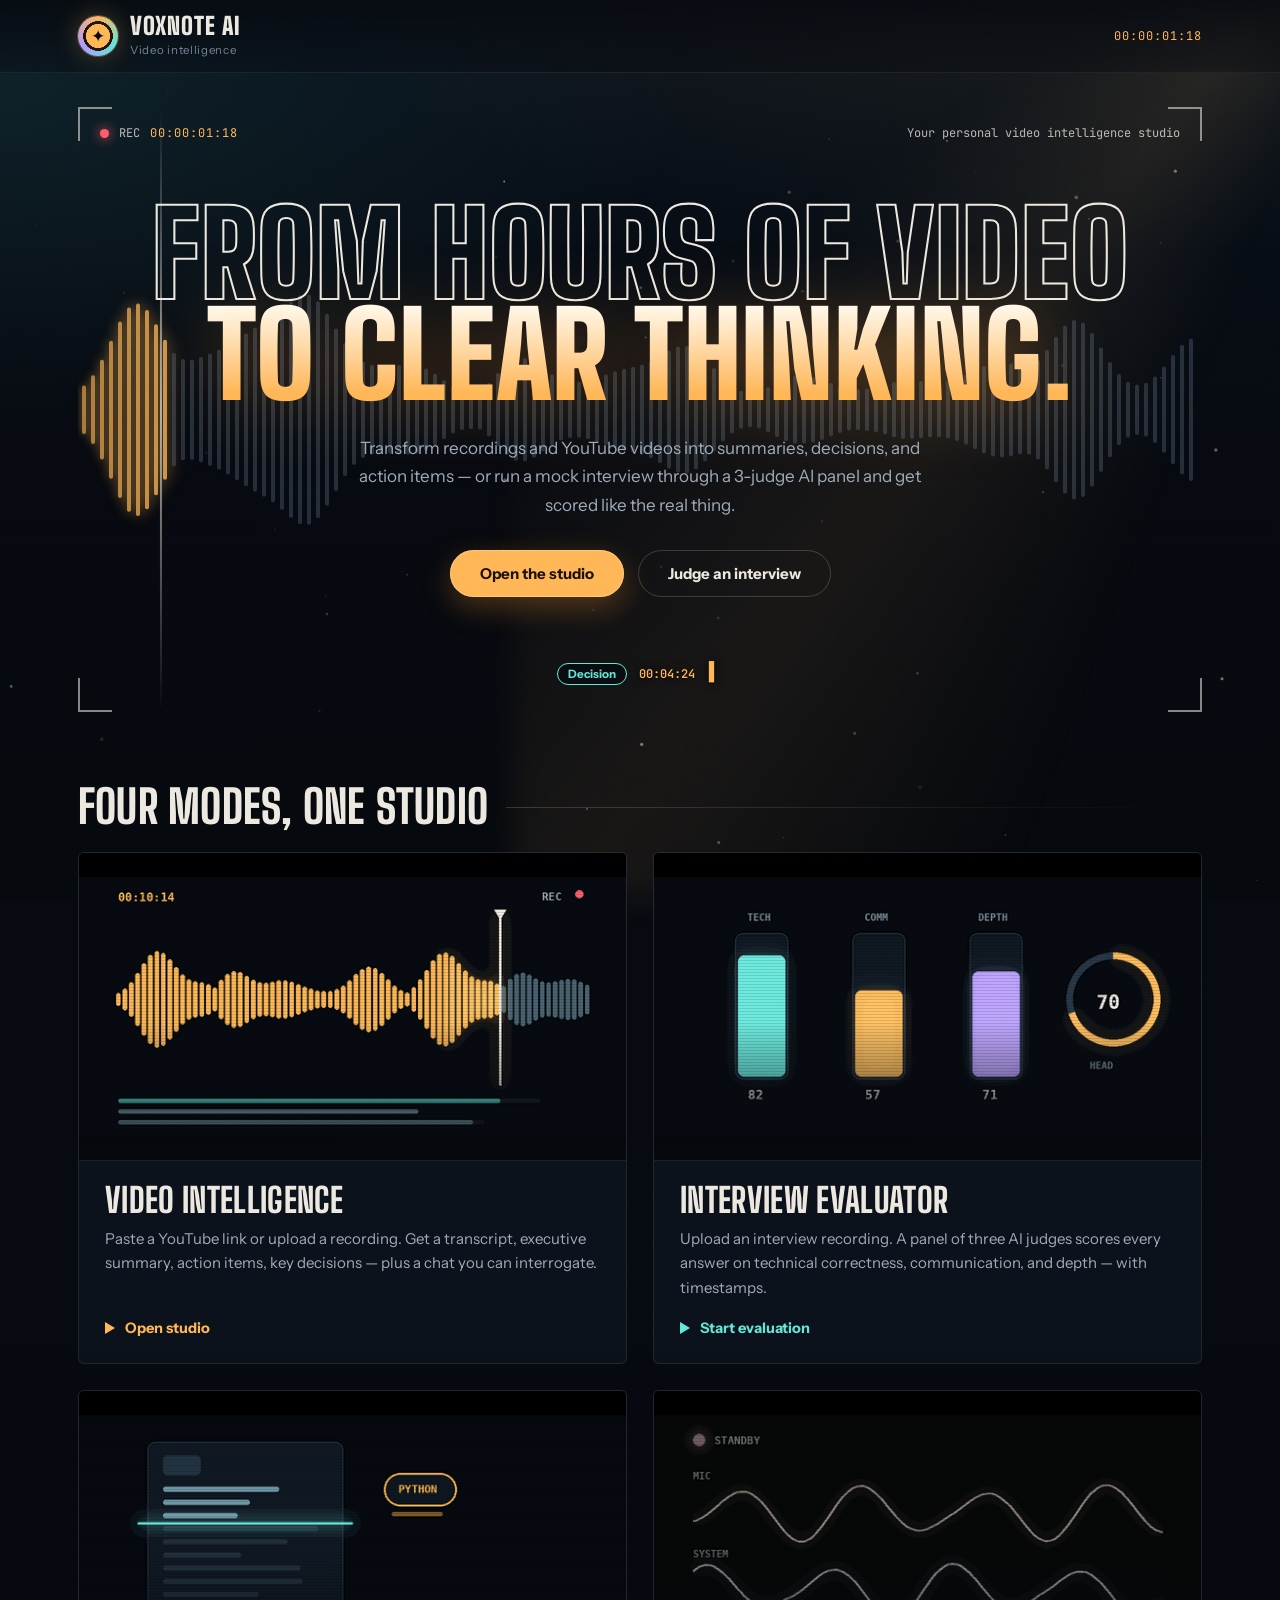
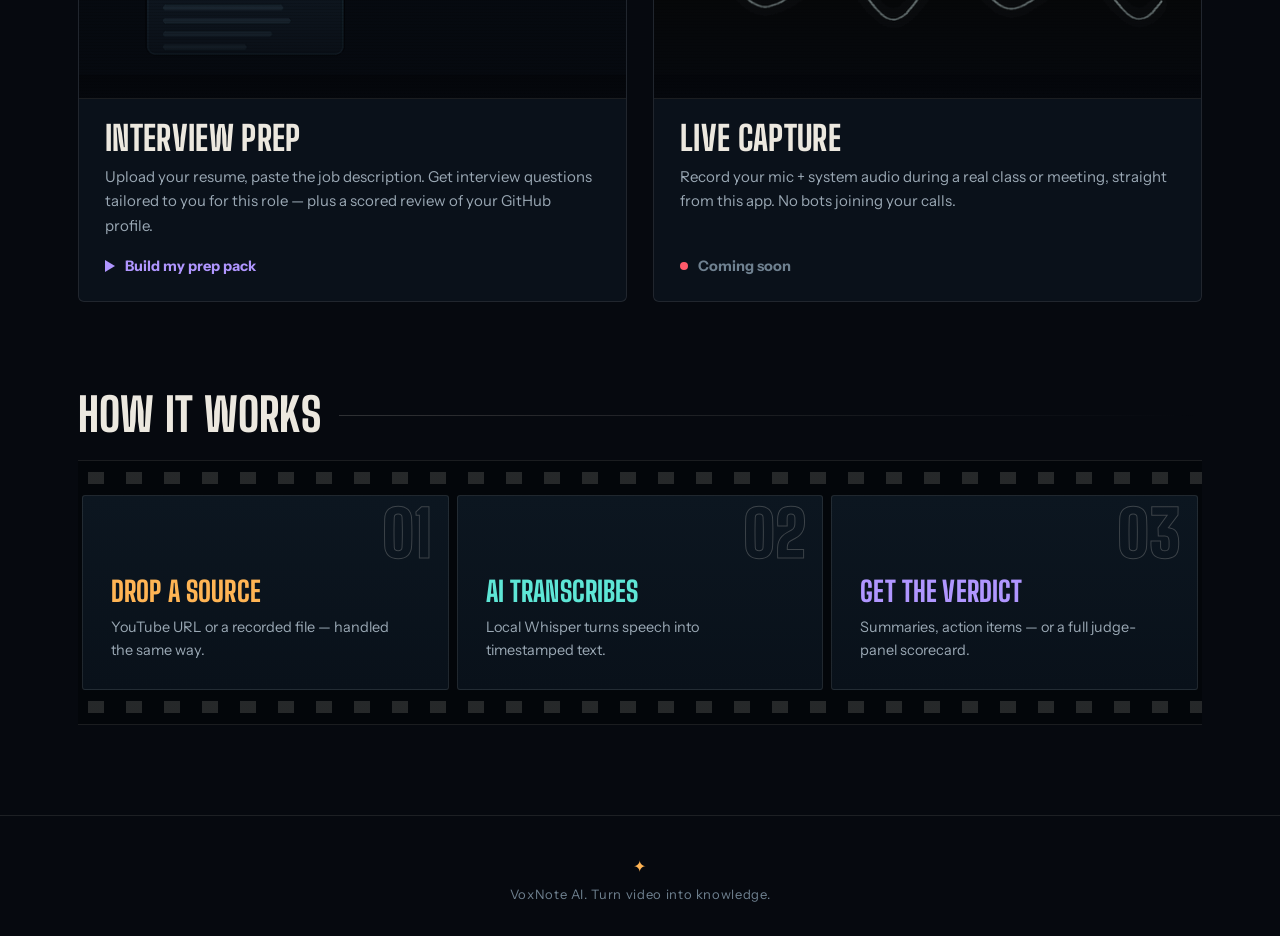
<file: frontend/index.html>
<!DOCTYPE html>
<html lang="en">
<head>
<meta charset="UTF-8">
<meta name="viewport" content="width=device-width, initial-scale=1.0">
<meta name="theme-color" content="#06090f">
<title>VoxNote AI — Video Intelligence Studio</title>
<link rel="stylesheet" href="css/styles.css">
<link rel="preconnect" href="https://fonts.googleapis.com">
<link rel="preconnect" href="https://fonts.gstatic.com" crossorigin>
<link href="https://fonts.googleapis.com/css2?family=Big+Shoulders+Display:wght@700;800;900&family=Instrument+Sans:wght@400;500;600;700&family=JetBrains+Mono:wght@500;700&display=swap" rel="stylesheet">
</head>
<body>
<div class="curtain" aria-hidden="true"></div>
<canvas id="fx-dust" aria-hidden="true"></canvas>
<div class="beam" aria-hidden="true"></div>
<div class="grain" aria-hidden="true"></div>

<nav class="nav">
  <div class="container nav-inner">
    <a class="brand" href="index.html">
      <span class="brand-mark">✦</span>
      <span><span class="brand-name">VoxNote AI</span><span class="brand-sub">Video intelligence</span></span>
    </a>
    <div class="nav-right"><span class="tc tc-live" aria-hidden="true">00:00:00:00</span></div>
  </div>
</nav>

<main class="container">
  <section class="hero">
    <div class="frame">
      <i class="corner tl"></i><i class="corner tr"></i><i class="corner bl"></i><i class="corner br"></i>
      <canvas id="hero-wave" aria-hidden="true"></canvas>
      <div class="hud hud-l" aria-hidden="true"><span class="rec-dot"></span><span>REC</span><span class="tc tc-live">00:00:00:00</span></div>
      <div class="hud hud-r" aria-hidden="true">Your personal video intelligence studio</div>
      <h1><span class="h1-line outline">From hours of video</span><span class="h1-line solid">to clear thinking.</span></h1>
      <p class="hero-copy">Transform recordings and YouTube videos into summaries, decisions, and action items — or run a mock interview through a 3-judge AI panel and get scored like the real thing.</p>
      <div class="hero-cta">
        <a class="btn btn-link" href="video.html">Open the studio</a>
        <a class="btn btn-ghost btn-link" href="interview.html">Judge an interview</a>
      </div>
      <div class="caption" aria-hidden="true"><span class="cap-tag" id="cap-tag">Decision</span><span class="cap-tc" id="cap-tc">00:04:24</span><span id="cap-text"></span></div>
    </div>
  </section>

  <section class="modes">
    <h2 class="section-head">Four modes, one studio</h2>
    <div class="mode-grid">
      <a class="mode-card" href="video.html" style="--accent:#ffb454">
        <div class="poster"><img src="img/poster-video.gif" alt="Animated waveform with a playhead and transcript lines filling in" loading="lazy"></div>
        <div class="mode-body">
          <h2>Video Intelligence</h2>
          <p>Paste a YouTube link or upload a recording. Get a transcript, executive summary, action items, key decisions — plus a chat you can interrogate.</p>
          <span class="mode-cta">Open studio</span>
        </div>
      </a>
      <a class="mode-card" href="interview.html" style="--accent:#5ee6d6">
        <div class="poster"><img src="img/poster-interview.gif" alt="Three judge meters rising to their scores beside a head-judge dial" loading="lazy"></div>
        <div class="mode-body">
          <h2>Interview Evaluator</h2>
          <p>Upload an interview recording. A panel of three AI judges scores every answer on technical correctness, communication, and depth — with timestamps.</p>
          <span class="mode-cta">Start evaluation</span>
        </div>
      </a>
      <a class="mode-card" href="prep.html" style="--accent:#b096ff">
        <div class="poster"><img src="img/poster-prep.gif" alt="A resume being scanned while tailored interview questions appear" loading="lazy"></div>
        <div class="mode-body">
          <h2>Interview Prep</h2>
          <p>Upload your resume, paste the job description. Get interview questions tailored to you for this role — plus a scored review of your GitHub profile.</p>
          <span class="mode-cta">Build my prep pack</span>
        </div>
      </a>
      <div class="mode-card disabled" style="--accent:#ff5a6a">
        <div class="poster"><img src="img/poster-live.gif" alt="Two live audio channels, microphone and system, on standby" loading="lazy"></div>
        <div class="mode-body">
          <h2>Live Capture</h2>
          <p>Record your mic + system audio during a real class or meeting, straight from this app. No bots joining your calls.</p>
          <span class="mode-cta">Coming soon</span>
        </div>
      </div>
    </div>
  </section>

  <section class="how">
    <h2 class="section-head">How it works</h2>
    <div class="strip">
      <div class="how-step"><span>01</span><h3>Drop a source</h3><p>YouTube URL or a recorded file — handled the same way.</p></div>
      <div class="how-step"><span>02</span><h3>AI transcribes</h3><p>Local Whisper turns speech into timestamped text.</p></div>
      <div class="how-step"><span>03</span><h3>Get the verdict</h3><p>Summaries, action items — or a full judge-panel scorecard.</p></div>
    </div>
  </section>
</main>

<footer class="footer">VoxNote AI. Turn video into knowledge.</footer>
<script src="js/fx.js"></script>
</body>
</html>
</file>
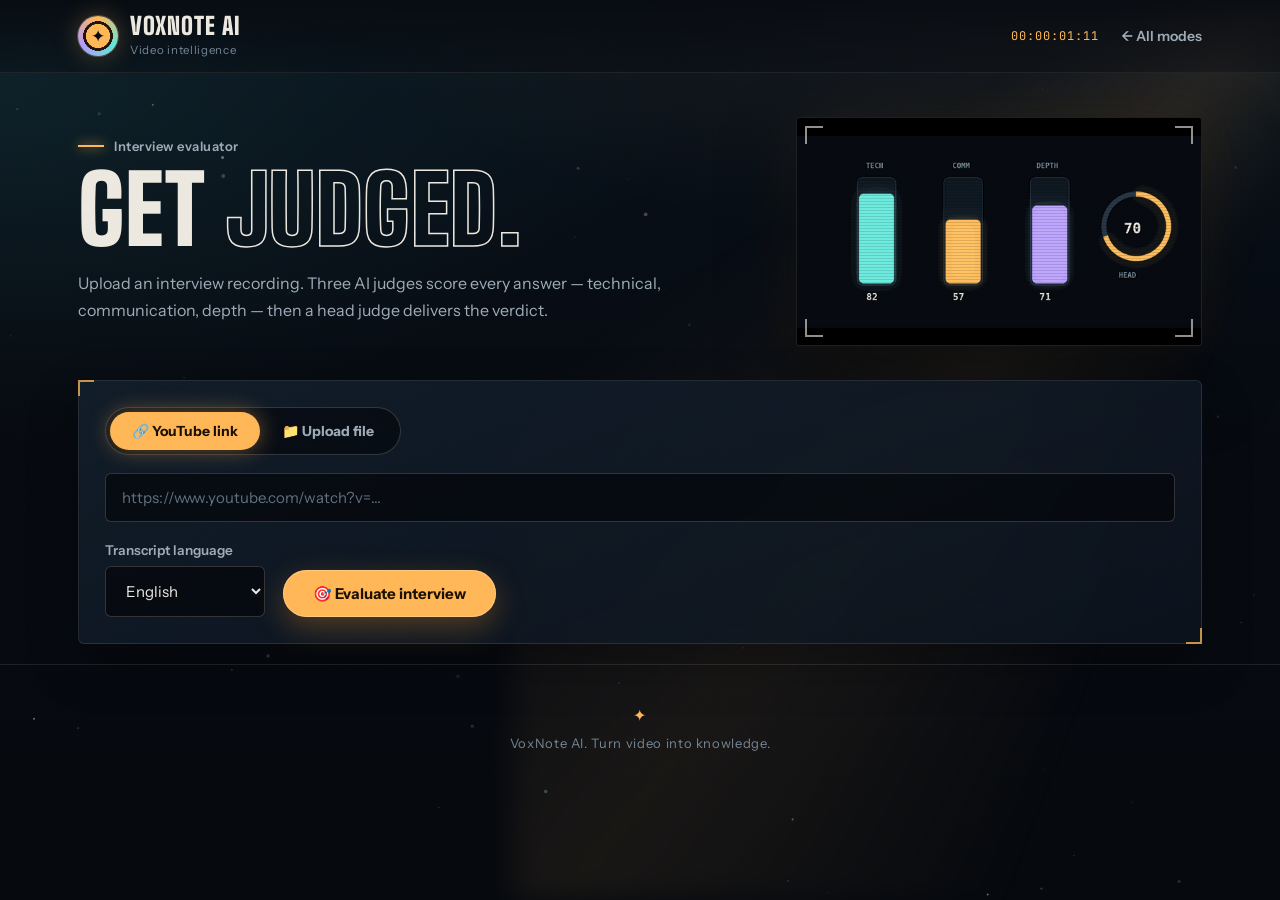
<file: frontend/interview.html>
<!DOCTYPE html>
<html lang="en">
<head>
<meta charset="UTF-8">
<meta name="viewport" content="width=device-width, initial-scale=1.0">
<meta name="theme-color" content="#06090f">
<title>VoxNote AI — Interview Evaluator</title>
<link rel="stylesheet" href="css/styles.css">
<link rel="preconnect" href="https://fonts.googleapis.com">
<link rel="preconnect" href="https://fonts.gstatic.com" crossorigin>
<link href="https://fonts.googleapis.com/css2?family=Big+Shoulders+Display:wght@700;800;900&family=Instrument+Sans:wght@400;500;600;700&family=JetBrains+Mono:wght@500;700&display=swap" rel="stylesheet">
</head>
<body>
<div class="curtain" aria-hidden="true"></div>
<canvas id="fx-dust" aria-hidden="true"></canvas>
<div class="beam" aria-hidden="true"></div>
<div class="grain" aria-hidden="true"></div>

<nav class="nav">
  <div class="container nav-inner">
    <a class="brand" href="index.html">
      <span class="brand-mark">✦</span>
      <span><span class="brand-name">VoxNote AI</span><span class="brand-sub">Video intelligence</span></span>
    </a>
    <div class="nav-right"><span class="tc tc-live" aria-hidden="true">00:00:00:00</span><a class="nav-link" href="index.html">← All modes</a></div>
  </div>
</nav>

<main class="container">
  <div class="page-head">
    <div>
      <div class="kicker">Interview evaluator</div>
      <h1>Get <span class="outline-text">judged.</span></h1>
      <p class="page-sub">Upload an interview recording. Three AI judges score every answer — technical, communication, depth — then a head judge delivers the verdict.</p>
    </div>
    <div class="head-poster"><i class="corner tl"></i><i class="corner tr"></i><i class="corner bl"></i><i class="corner br"></i><img src="img/poster-interview.gif" alt="Three judge meters rising to their scores beside a head-judge dial"></div>
  </div>

  <section class="panel">
    <form id="eval-form">
      <div class="source-tabs">
        <button type="button" id="tab-url" class="source-tab active">🔗 YouTube link</button>
        <button type="button" id="tab-file" class="source-tab">📁 Upload file</button>
      </div>
      <div id="url-wrap">
        <input type="url" id="source-url" class="text-input" placeholder="https://www.youtube.com/watch?v=…">
      </div>
      <div id="file-wrap" style="display:none">
        <label class="dropzone">
          <input type="file" id="source-file" accept=".mp4,.mov,.mkv,.webm,.mp3,.wav,.m4a" hidden>
          <span class="drop-icon">⬆</span>
          <span id="file-label">Choose your interview recording…</span>
        </label>
      </div>
      <div class="form-row">
        <label class="field">Transcript language
          <select id="language" class="text-input">
            <option value="english">English</option>
            <option value="hinglish">Hinglish</option>
          </select>
        </label>
        <button type="submit" class="btn">🎯 Evaluate interview</button>
      </div>
    </form>
  </section>

  <section id="progress" class="panel progress-panel" style="display:none">
    <div class="eq" aria-hidden="true"><i></i><i></i><i></i><i></i><i></i><i></i><i></i></div>
    <div><div class="progress-title">The panel is deliberating…</div><div id="stage" class="progress-stage">Starting…</div></div>
    <span class="sweep" aria-hidden="true"></span>
  </section>

  <section id="error-panel" class="panel error-panel" style="display:none">
    <strong>Something went wrong.</strong>
    <p id="error-msg"></p>
  </section>

  <section id="results" style="display:none">
    <div class="result-head">
      <div><div class="kicker">Judge panel report</div><h2 id="r-title"></h2></div>
      <span class="status-pill"><span class="dot"></span> Evaluation ready</span>
    </div>

    <div class="metrics">
      <div class="metric-card"><div class="metric-label">Questions</div><div class="metric-value" id="m-total">–</div><div class="metric-note">Q&A pairs found</div></div>
      <div class="metric-card"><div class="metric-label">Accuracy</div><div class="metric-value" id="m-acc">–</div><div class="metric-note" id="m-acc-note">correct answers</div></div>
      <div class="metric-card"><div class="metric-label">Avg score</div><div class="metric-value" id="m-avg">–</div><div class="metric-note">head-judge weighted</div></div>
      <div class="metric-card"><div class="metric-label">Needs work</div><div class="metric-value" id="m-bad">–</div><div class="metric-note">incorrect answers</div></div>
    </div>

    <div class="two-col">
      <div class="panel"><div class="result-heading"><span class="result-icon">💪</span><div><div class="result-title">Strengths</div><div class="result-desc">Highest-scoring answers</div></div></div><ul id="r-strengths" class="plain-list"></ul></div>
      <div class="panel"><div class="result-heading"><span class="result-icon">🎯</span><div><div class="result-title">Weaknesses</div><div class="result-desc">Lowest-scoring — review these</div></div></div><ul id="r-weaknesses" class="plain-list"></ul></div>
    </div>

    <h2 class="section-title">Session statistics</h2>
    <div class="panel">
      <div class="result-heading"><span class="result-icon">📊</span><div><div class="result-title">How the interview felt</div><div class="result-desc">Tone, pace, and delivery — Fireflies-style</div></div></div>
      <div class="two-col">
        <div>
          <h4 class="stat-h">Sentiment of answers</h4>
          <div id="r-sentiment"></div>
          <p id="r-sentiment-note" class="stat-note"></p>
        </div>
        <div>
          <h4 class="stat-h">Talk time &amp; pace</h4>
          <div id="r-speaking"></div>
          <p id="r-speaking-note" class="stat-note"></p>
        </div>
      </div>
      <h4 class="stat-h" style="margin-top:22px">Confidence</h4>
      <div class="meter-row">
        <div class="meter"><div id="r-confidence-fill" class="meter-fill"></div></div>
        <span id="r-confidence-val" class="meter-val"></span>
      </div>
    </div>

    <h2 class="section-title">Per-question breakdown</h2>
    <div id="r-questions"></div>

    <div class="panel">
      <div class="result-heading"><span class="result-icon">✦</span><div><div class="result-title">Ask your interview</div><div class="result-desc">Answers grounded in the transcript</div></div></div>
      <div id="chat-log" class="chat-log"></div>
      <form id="chat-form" class="chat-form">
        <input type="text" id="chat-input" class="text-input" placeholder="Ask about an answer, a moment, a decision…" autocomplete="off">
        <button type="submit" class="btn">Ask</button>
      </form>
    </div>
  </section>
</main>

<footer class="footer">VoxNote AI. Turn video into knowledge.</footer>
<script src="js/app.js"></script>
<script src="js/interview.js"></script>
<script src="js/fx.js"></script>
</body>
</html>
</file>
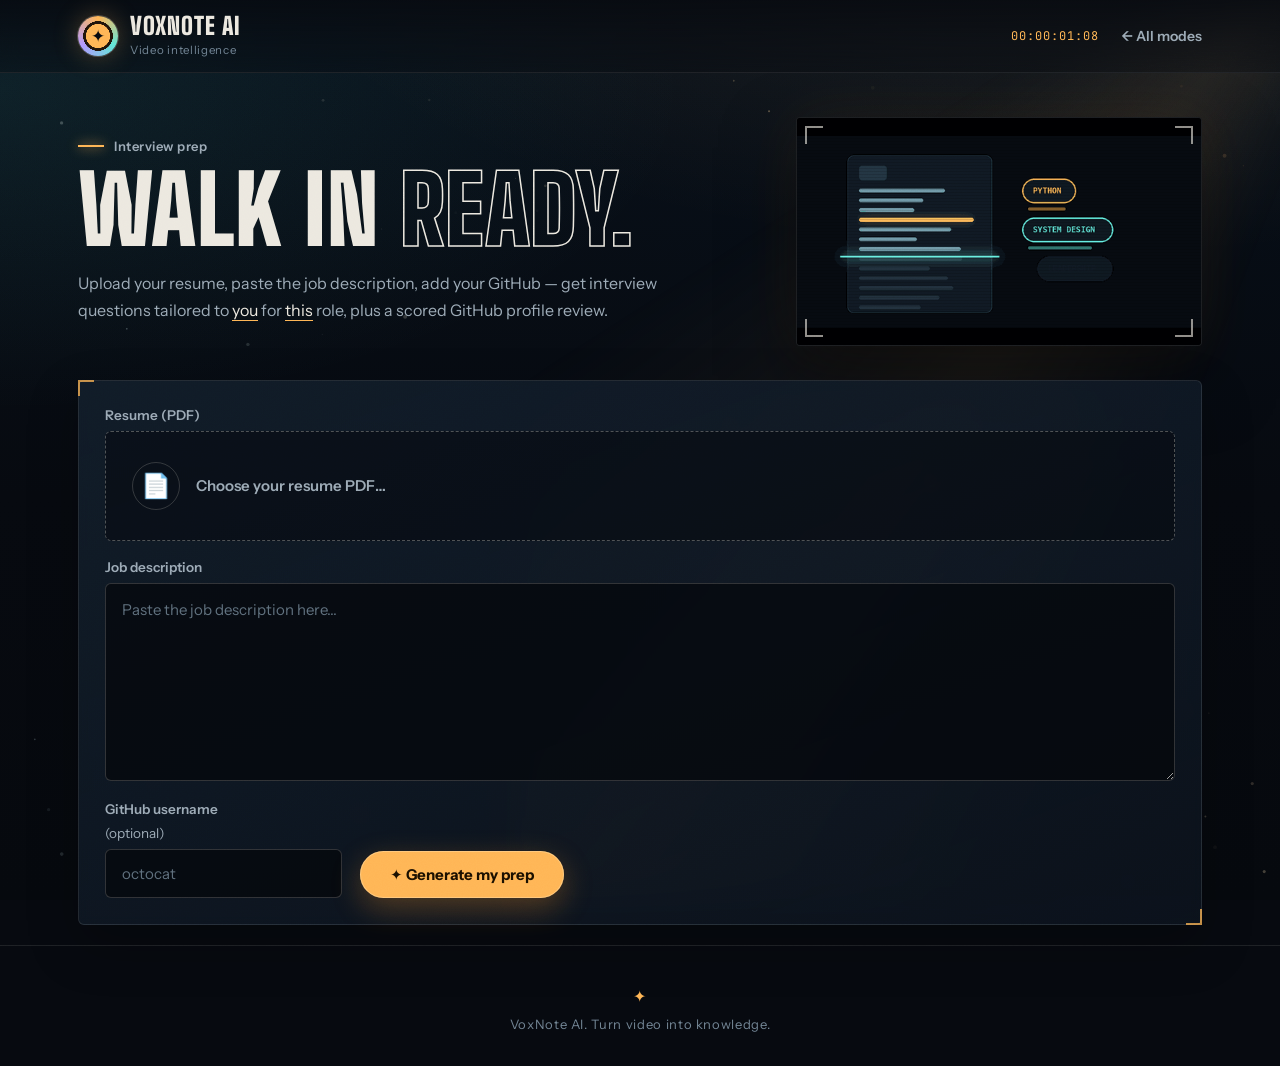
<file: frontend/prep.html>
<!DOCTYPE html>
<html lang="en">
<head>
<meta charset="UTF-8">
<meta name="viewport" content="width=device-width, initial-scale=1.0">
<meta name="theme-color" content="#06090f">
<title>VoxNote AI — Interview Prep</title>
<link rel="stylesheet" href="css/styles.css">
<link rel="preconnect" href="https://fonts.googleapis.com">
<link rel="preconnect" href="https://fonts.gstatic.com" crossorigin>
<link href="https://fonts.googleapis.com/css2?family=Big+Shoulders+Display:wght@700;800;900&family=Instrument+Sans:wght@400;500;600;700&family=JetBrains+Mono:wght@500;700&display=swap" rel="stylesheet">
</head>
<body>
<div class="curtain" aria-hidden="true"></div>
<canvas id="fx-dust" aria-hidden="true"></canvas>
<div class="beam" aria-hidden="true"></div>
<div class="grain" aria-hidden="true"></div>

<nav class="nav">
  <div class="container nav-inner">
    <a class="brand" href="index.html">
      <span class="brand-mark">✦</span>
      <span><span class="brand-name">VoxNote AI</span><span class="brand-sub">Video intelligence</span></span>
    </a>
    <div class="nav-right"><span class="tc tc-live" aria-hidden="true">00:00:00:00</span><a class="nav-link" href="index.html">← All modes</a></div>
  </div>
</nav>

<main class="container">
  <div class="page-head">
    <div>
      <div class="kicker">Interview prep</div>
      <h1>Walk in <span class="outline-text">ready.</span></h1>
      <p class="page-sub">Upload your resume, paste the job description, add your GitHub — get interview questions tailored to <em>you</em> for <em>this</em> role, plus a scored GitHub profile review.</p>
    </div>
    <div class="head-poster"><i class="corner tl"></i><i class="corner tr"></i><i class="corner bl"></i><i class="corner br"></i><img src="img/poster-prep.gif" alt="A resume being scanned while tailored interview questions appear"></div>
  </div>

  <section class="panel">
    <form id="prep-form">
      <label class="field" style="margin-bottom:18px">Resume (PDF)
        <label class="dropzone">
          <input type="file" id="resume-file" accept=".pdf" hidden>
          <span class="drop-icon">📄</span>
          <span id="resume-label">Choose your resume PDF…</span>
        </label>
      </label>
      <label class="field" style="margin-bottom:18px">Job description
        <textarea id="jd-text" class="text-input" rows="7" placeholder="Paste the job description here…"></textarea>
      </label>
      <div class="form-row">
        <label class="field">GitHub username <span style="font-weight:400">(optional)</span>
          <input type="text" id="github-username" class="text-input" placeholder="octocat" style="min-width:220px">
        </label>
        <button type="submit" class="btn">✦ Generate my prep</button>
      </div>
    </form>
  </section>
  <section id="progress" class="panel progress-panel" style="display:none">
    <div class="eq" aria-hidden="true"><i></i><i></i><i></i><i></i><i></i><i></i><i></i></div>
    <div><div class="progress-title">Building your prep pack…</div><div id="stage" class="progress-stage">Starting…</div></div>
    <span class="sweep" aria-hidden="true"></span>
  </section>

  <section id="error-panel" class="panel error-panel" style="display:none">
    <strong>Something went wrong.</strong>
    <p id="error-msg"></p>
  </section>

  <section id="results" style="display:none">
    <div class="result-head">
      <div><div class="kicker">Your prep pack</div><h2>Tailored interview questions</h2></div>
      <span class="status-pill"><span class="dot"></span> Ready</span>
    </div>
    <div id="r-questions"></div>

    <div id="github-section" style="display:none">
      <h2 class="section-title">GitHub profile review</h2>
      <div class="panel">
        <div class="github-head">
          <div>
            <div class="result-title" id="gh-name"></div>
            <a id="gh-link" class="nav-link" target="_blank" rel="noopener"></a>
          </div>
          <div class="github-score"><span id="gh-score"></span><small>/100</small></div>
        </div>
        <p id="gh-summary" class="rich-text" style="margin:14px 0"></p>
        <div class="two-col">
          <div><div class="result-title" style="margin-bottom:10px">💪 Strengths</div><ul id="gh-strengths" class="plain-list"></ul></div>
          <div><div class="result-title" style="margin-bottom:10px">🎯 Gaps</div><ul id="gh-gaps" class="plain-list"></ul></div>
        </div>
        <div id="gh-meta" class="github-meta"></div>
      </div>
    </div>
  </section>
</main>

<footer class="footer">VoxNote AI. Turn video into knowledge.</footer>
<script src="js/app.js"></script>
<script src="js/prep.js"></script>
<script src="js/fx.js"></script>
</body>
</html>
</file>
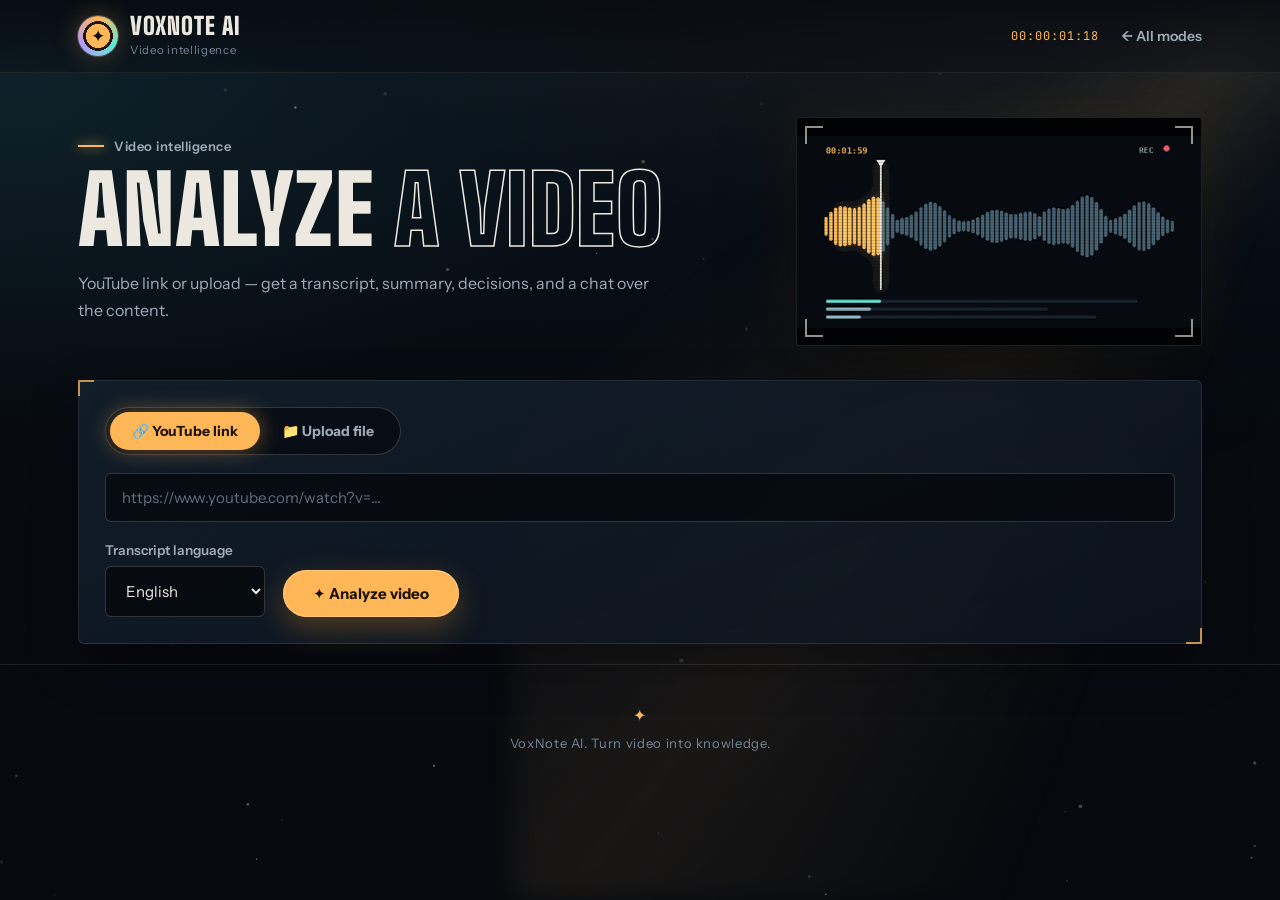
<file: frontend/video.html>
<!DOCTYPE html>
<html lang="en">
<head>
<meta charset="UTF-8">
<meta name="viewport" content="width=device-width, initial-scale=1.0">
<meta name="theme-color" content="#06090f">
<title>VoxNote AI — Video Intelligence</title>
<link rel="stylesheet" href="css/styles.css">
<link rel="preconnect" href="https://fonts.googleapis.com">
<link rel="preconnect" href="https://fonts.gstatic.com" crossorigin>
<link href="https://fonts.googleapis.com/css2?family=Big+Shoulders+Display:wght@700;800;900&family=Instrument+Sans:wght@400;500;600;700&family=JetBrains+Mono:wght@500;700&display=swap" rel="stylesheet">
</head>
<body>
<div class="curtain" aria-hidden="true"></div>
<canvas id="fx-dust" aria-hidden="true"></canvas>
<div class="beam" aria-hidden="true"></div>
<div class="grain" aria-hidden="true"></div>

<nav class="nav">
  <div class="container nav-inner">
    <a class="brand" href="index.html">
      <span class="brand-mark">✦</span>
      <span><span class="brand-name">VoxNote AI</span><span class="brand-sub">Video intelligence</span></span>
    </a>
    <div class="nav-right"><span class="tc tc-live" aria-hidden="true">00:00:00:00</span><a class="nav-link" href="index.html">← All modes</a></div>
  </div>
</nav>

<main class="container">
  <div class="page-head">
    <div>
      <div class="kicker">Video intelligence</div>
      <h1>Analyze <span class="outline-text">a video</span></h1>
      <p class="page-sub">YouTube link or upload — get a transcript, summary, decisions, and a chat over the content.</p>
    </div>
    <div class="head-poster"><i class="corner tl"></i><i class="corner tr"></i><i class="corner bl"></i><i class="corner br"></i><img src="img/poster-video.gif" alt="Animated waveform with a playhead and transcript lines filling in"></div>
  </div>

  <section class="panel">
    <form id="analyze-form">
      <div class="source-tabs">
        <button type="button" id="tab-url" class="source-tab active">🔗 YouTube link</button>
        <button type="button" id="tab-file" class="source-tab">📁 Upload file</button>
      </div>
      <div id="url-wrap">
        <input type="url" id="source-url" class="text-input" placeholder="https://www.youtube.com/watch?v=…">
      </div>
      <div id="file-wrap" style="display:none">
        <label class="dropzone">
          <input type="file" id="source-file" accept=".mp4,.mov,.mkv,.webm,.mp3,.wav,.m4a" hidden>
          <span class="drop-icon">⬆</span>
          <span id="file-label">Choose an audio or video file…</span>
        </label>
      </div>
      <div class="form-row">
        <label class="field">Transcript language
          <select id="language" class="text-input">
            <option value="english">English</option>
            <option value="hinglish">Hinglish</option>
          </select>
        </label>
        <button type="submit" class="btn">✦ Analyze video</button>
      </div>
    </form>
  </section>

  <section id="progress" class="panel progress-panel" style="display:none">
    <div class="eq" aria-hidden="true"><i></i><i></i><i></i><i></i><i></i><i></i><i></i></div>
    <div><div class="progress-title">Working on your video…</div><div id="stage" class="progress-stage">Starting…</div></div>
    <span class="sweep" aria-hidden="true"></span>
  </section>

  <section id="error-panel" class="panel error-panel" style="display:none">
    <strong>Something went wrong.</strong>
    <p id="error-msg"></p>
  </section>

  <section id="results" style="display:none">
    <div class="result-head">
      <div><div class="kicker">Your latest report</div><h2 id="r-title"></h2></div>
      <span class="status-pill"><span class="dot"></span> Analysis ready</span>
    </div>

    <div class="metrics">
      <div class="metric-card"><div class="metric-label">Transcript</div><div class="metric-value" id="m-words">–</div><div class="metric-note">words captured</div></div>
      <div class="metric-card"><div class="metric-label">Summary</div><div class="metric-value">✓</div><div class="metric-note">executive brief</div></div>
      <div class="metric-card"><div class="metric-label">Insights</div><div class="metric-value">3</div><div class="metric-note">actions · decisions · questions</div></div>
      <div class="metric-card"><div class="metric-label">Chat</div><div class="metric-value">Ready</div><div class="metric-note">ask the video</div></div>
    </div>

    <div class="two-col">
      <div class="panel"><div class="result-heading"><span class="result-icon">✧</span><div><div class="result-title">Executive summary</div><div class="result-desc">The essential story, without the noise</div></div></div><div id="r-summary" class="rich-text"></div></div>
      <div class="panel"><div class="result-heading"><span class="result-icon">↗</span><div><div class="result-title">Action items</div><div class="result-desc">Tasks to take forward</div></div></div><div id="r-actions" class="rich-text"></div></div>
    </div>

    <div class="two-col">
      <div class="panel"><div class="result-heading"><span class="result-icon">◈</span><div><div class="result-title">Key decisions</div><div class="result-desc">Important choices identified</div></div></div><div id="r-decisions" class="rich-text"></div></div>
      <div class="panel"><div class="result-heading"><span class="result-icon">?</span><div><div class="result-title">Open questions</div><div class="result-desc">Topics needing follow-up</div></div></div><div id="r-questions" class="rich-text"></div></div>
    </div>

    <div class="panel"><div class="result-heading"><span class="result-icon">▤</span><div><div class="result-title">Full transcript</div><div class="result-desc">The source text</div></div></div><pre id="r-transcript" class="transcript-box"></pre>
      <button id="dl-transcript" class="btn btn-ghost">⬇ Download transcript (.txt)</button></div>

    <div class="panel">
      <div class="result-heading"><span class="result-icon">✦</span><div><div class="result-title">Ask your video</div><div class="result-desc">Answers grounded in the transcript</div></div></div>
      <div id="chat-log" class="chat-log"></div>
      <form id="chat-form" class="chat-form">
        <input type="text" id="chat-input" class="text-input" placeholder="Ask something about this video…" autocomplete="off">
        <button type="submit" class="btn">Ask</button>
      </form>
    </div>
  </section>
</main>

<footer class="footer">VoxNote AI. Turn video into knowledge.</footer>
<script src="js/app.js"></script>
<script src="js/video.js"></script>
<script src="js/fx.js"></script>
</body>
</html>
</file>
<file: frontend/css/styles.css>
/* VoxNote AI — "Cinematic" design system
   Look: a color-graded film frame. Teal shadows, tungsten highlights, bone-white type.
   Display = Big Shoulders Display (poster/title-card), Body = Instrument Sans, Timecode = JetBrains Mono.
   Visual layer only: every element ID and JS-generated class name is unchanged. */

:root {
  --ink: #06090f;
  --ink-2: #0a1118;
  --slate: rgba(12, 20, 30, .78);
  --slate-2: rgba(18, 29, 42, .9);
  --line: rgba(236, 232, 223, .10);
  --line-2: rgba(236, 232, 223, .18);
  --bone: #ece8df;
  --text: #ece8df;
  --muted: #9aa8b4;
  --dim: #6f8190;
  --tungsten: #ffb454;
  --cyan: #5ee6d6;
  --violet: #b096ff;
  --rose: #ff5a6a;
  --green: #5ee6b0;
  --yellow: #ffcf5a;
  --red: #ff6b78;
  --purple: #b096ff;
  --radius: 8px;
  --display: 'Big Shoulders Display', 'Arial Narrow', Impact, sans-serif;
  --body: 'Instrument Sans', system-ui, -apple-system, 'Segoe UI', sans-serif;
  --mono: 'JetBrains Mono', ui-monospace, 'SF Mono', Consolas, monospace;
}

* { box-sizing: border-box; margin: 0; padding: 0; }
html { scroll-behavior: smooth; background: var(--ink); }
body {
  font-family: var(--body);
  color: var(--text);
  background:
    radial-gradient(120% 70% at 85% -10%, rgba(255, 180, 84, .10), transparent 55%),
    radial-gradient(90% 60% at 0% 10%, rgba(94, 230, 214, .08), transparent 60%),
    linear-gradient(180deg, #07101a 0%, var(--ink) 55%, #05080d 100%);
  background-attachment: fixed;
  min-height: 100vh;
  overflow-x: hidden;
  -webkit-font-smoothing: antialiased;
}
::selection { background: var(--tungsten); color: #1a1000; }
:focus-visible { outline: 2px solid var(--tungsten); outline-offset: 3px; }
.container { max-width: 1180px; margin: 0 auto; padding: 0 28px; position: relative; z-index: 2; }
h1, h2, h3 { font-family: var(--display); letter-spacing: .005em; font-weight: 800; }

/* ---------- Atmosphere (fixed layers) ---------- */
#fx-dust { position: fixed; inset: 0; width: 100%; height: 100%; z-index: 1; pointer-events: none; }
.beam {
  position: fixed; top: -20vh; right: -10vw; width: 70vw; height: 120vh; z-index: 0; pointer-events: none;
  background: conic-gradient(from 200deg at 100% 0%, transparent 0deg, rgba(255, 190, 110, .08) 18deg, transparent 38deg);
  filter: blur(14px); animation: beam-drift 16s ease-in-out infinite alternate;
}
@keyframes beam-drift { from { transform: rotate(-2deg); opacity: .7; } to { transform: rotate(3deg); opacity: 1; } }
.grain {
  position: fixed; inset: -50%; z-index: 60; pointer-events: none; opacity: .09; mix-blend-mode: overlay;
  background-image: url("data:image/svg+xml;utf8,<svg xmlns='http://www.w3.org/2000/svg' width='220' height='220'><filter id='n'><feTurbulence type='fractalNoise' baseFrequency='.85' numOctaves='2' stitchTiles='stitch'/><feColorMatrix values='0 0 0 0 1  0 0 0 0 1  0 0 0 0 1  0 0 0 .9 0'/></filter><rect width='100%' height='100%' filter='url(%23n)'/></svg>");
  animation: grain 1s steps(6) infinite;
}
@keyframes grain {
  0% { transform: translate(0, 0); } 20% { transform: translate(-4%, 3%); } 40% { transform: translate(3%, -5%); }
  60% { transform: translate(-6%, -2%); } 80% { transform: translate(5%, 4%); } 100% { transform: translate(0, 0); }
}
/* Opening shot: letterbox bars part to reveal the page */
.curtain { position: fixed; inset: 0; z-index: 100; pointer-events: none; animation: curtain-gone 0s linear 1.6s forwards; }
.curtain::before, .curtain::after { content: ""; position: absolute; left: 0; right: 0; height: 50.5%; background: #000; }
.curtain::before { top: 0; animation: bar-up 1.15s cubic-bezier(.77, 0, .18, 1) .25s forwards; }
.curtain::after { bottom: 0; animation: bar-down 1.15s cubic-bezier(.77, 0, .18, 1) .25s forwards; }
@keyframes bar-up { to { transform: translateY(-101%); } }
@keyframes bar-down { to { transform: translateY(101%); } }
@keyframes curtain-gone { to { visibility: hidden; } }

/* ---------- Nav ---------- */
.nav { position: relative; z-index: 5; border-bottom: 1px solid var(--line); background: linear-gradient(180deg, rgba(6, 9, 15, .85), rgba(6, 9, 15, .35)); backdrop-filter: blur(10px); }
.nav-inner { display: flex; justify-content: space-between; align-items: center; padding-top: 14px; padding-bottom: 14px; gap: 16px; }
.brand { display: flex; align-items: center; gap: 12px; text-decoration: none; color: var(--text); }
.brand-mark {
  width: 40px; height: 40px; border-radius: 50%; display: grid; place-items: center; font-size: 17px; color: var(--ink);
  background: radial-gradient(circle at 50% 50%, var(--tungsten) 0 42%, #20140a 43% 52%, transparent 53%),
              conic-gradient(from 0deg, var(--tungsten), var(--cyan), var(--violet), var(--tungsten));
  box-shadow: 0 0 0 1px rgba(236, 232, 223, .22), 0 0 26px rgba(255, 180, 84, .28);
  animation: lens-spin 14s linear infinite;
}
.brand-mark { text-shadow: none; }
@keyframes lens-spin { to { filter: hue-rotate(360deg); } }
.brand-name { font-family: var(--display); font-weight: 900; font-size: 24px; letter-spacing: .04em; text-transform: uppercase; display: block; line-height: 1; }
.brand-sub { font-size: 11.5px; color: var(--dim); letter-spacing: .06em; }
.nav-right { display: flex; align-items: center; gap: 22px; }
.tc { font-family: var(--mono); font-size: 12px; color: var(--tungsten); letter-spacing: .08em; font-variant-numeric: tabular-nums; }
.nav-link { color: var(--muted); text-decoration: none; font-size: 14px; font-weight: 600; transition: color .2s; }
.nav-link:hover { color: var(--bone); }

/* ---------- Shared type bits ---------- */
.kicker { color: var(--muted); font-size: 13px; font-weight: 600; letter-spacing: .04em; margin-bottom: 14px; display: flex; align-items: center; gap: 10px; }
.kicker::before { content: ""; width: 26px; height: 2px; background: var(--tungsten); box-shadow: 0 0 12px var(--tungsten); }
.outline-text { color: transparent; -webkit-text-stroke: 1.5px var(--bone); }
.gradient-text { color: transparent; -webkit-text-stroke: 1.5px var(--bone); } /* legacy hook */
.section-head { display: flex; align-items: center; gap: 18px; margin: 0 0 22px; font-size: clamp(30px, 4vw, 46px); text-transform: uppercase; line-height: 1; }
.section-head::after { content: ""; flex: 1; height: 1px; background: linear-gradient(90deg, var(--line-2), transparent); }

/* ---------- Hero (landing) ---------- */
.hero { position: relative; padding: 34px 0 64px; }
.frame { position: relative; padding: clamp(54px, 9vw, 96px) clamp(10px, 3vw, 40px) clamp(86px, 9vw, 120px); text-align: center; isolation: isolate; }
.frame .corner { position: absolute; width: 34px; height: 34px; border: 0 solid rgba(236, 232, 223, .55); pointer-events: none; z-index: 3; }
.corner.tl { top: 0; left: 0; border-top-width: 2px; border-left-width: 2px; }
.corner.tr { top: 0; right: 0; border-top-width: 2px; border-right-width: 2px; }
.corner.bl { bottom: 0; left: 0; border-bottom-width: 2px; border-left-width: 2px; }
.corner.br { bottom: 0; right: 0; border-bottom-width: 2px; border-right-width: 2px; }
#hero-wave { position: absolute; inset: 0; width: 100%; height: 100%; z-index: -1; opacity: .8; transition: transform .25s ease-out; }
.hud { position: absolute; top: 18px; display: flex; align-items: center; gap: 10px; font-family: var(--mono); font-size: 12px; color: rgba(236, 232, 223, .75); z-index: 3; }
.hud-l { left: 22px; } .hud-r { right: 22px; }
.rec-dot { width: 9px; height: 9px; border-radius: 50%; background: var(--rose); box-shadow: 0 0 12px var(--rose); animation: blink 1.4s steps(1) infinite; }
@keyframes blink { 50% { opacity: .15; } }
.hero h1 { display: flex; flex-direction: column; align-items: center; font-weight: 900; text-transform: uppercase; line-height: .86; font-size: clamp(42px, 9.2vw, 142px); letter-spacing: .005em; text-wrap: balance; }
.h1-line { display: block; opacity: 0; transform: translateY(26px) scale(1.02); animation: title-in 1.1s cubic-bezier(.2, .8, .2, 1) forwards; }
.h1-line.outline { color: transparent; -webkit-text-stroke: clamp(1px, .16vw, 2.4px) var(--bone); animation-delay: 1.05s; }
.h1-line.solid { background: linear-gradient(180deg, #fff6e4 5%, var(--tungsten) 88%); -webkit-background-clip: text; background-clip: text; color: transparent; filter: drop-shadow(0 8px 34px rgba(255, 150, 40, .28)); animation-delay: 1.3s; }
@keyframes title-in { to { opacity: 1; transform: none; } }
.hero-copy { max-width: 600px; margin: 28px auto 0; color: var(--muted); font-size: 17px; line-height: 1.7; opacity: 0; animation: title-in 1s ease 1.65s forwards; }
.hero-cta { display: flex; gap: 14px; justify-content: center; flex-wrap: wrap; margin-top: 30px; opacity: 0; animation: title-in 1s ease 1.85s forwards; }
.btn-link { text-decoration: none; display: inline-block; }
.caption {
  position: absolute; left: 50%; bottom: 26px; translate: -50% 0; z-index: 3; width: min(92%, 760px);
  display: flex; align-items: baseline; justify-content: center; gap: 12px; flex-wrap: wrap;
  font-size: clamp(14px, 1.7vw, 18px); font-weight: 600; text-shadow: 0 1px 0 #000, 0 0 10px rgba(0, 0, 0, .9);
  opacity: 0; animation: title-in .8s ease 2.2s forwards;
}
.cap-tag { font-size: 11.5px; font-weight: 700; padding: 3px 10px; border-radius: 99px; border: 1px solid currentColor; color: var(--cyan); text-shadow: none; background: rgba(6, 9, 15, .7); }
.cap-tc { font-family: var(--mono); font-size: 12px; color: var(--tungsten); }
#cap-text { min-height: 1.4em; }
#cap-text::after { content: "▍"; color: var(--tungsten); animation: blink 1s steps(1) infinite; margin-left: 2px; }

/* ---------- Mode posters ---------- */
.modes { margin: 8px 0 90px; }
.mode-grid { display: grid; grid-template-columns: repeat(2, 1fr); gap: 26px; }
.mode-card {
  --accent: var(--tungsten); --mx: 50%; --my: 0%;
  position: relative; display: flex; flex-direction: column; text-decoration: none; color: var(--text);
  background: var(--slate); border: 1px solid var(--line); border-radius: 6px; overflow: hidden;
  transform: perspective(1100px) rotateX(var(--rx, 0deg)) rotateY(var(--ry, 0deg));
  transition: transform .35s cubic-bezier(.2, .8, .2, 1), border-color .3s, box-shadow .3s;
  will-change: transform;
}
.mode-card::before { content: ""; position: absolute; inset: 0; z-index: 2; pointer-events: none; opacity: 0; transition: opacity .3s;
  background: radial-gradient(420px circle at var(--mx) var(--my), color-mix(in srgb, var(--accent) 22%, transparent), transparent 60%); }
a.mode-card:hover { border-color: color-mix(in srgb, var(--accent) 65%, transparent); box-shadow: 0 30px 80px rgba(0, 0, 0, .55), 0 0 0 1px color-mix(in srgb, var(--accent) 35%, transparent), 0 0 60px color-mix(in srgb, var(--accent) 18%, transparent); }
a.mode-card:hover::before { opacity: 1; }
.poster { position: relative; aspect-ratio: 16 / 9; background: #04070b; overflow: hidden; border-bottom: 1px solid var(--line); }
.poster img { display: block; width: 100%; height: 100%; object-fit: cover; transition: transform .8s cubic-bezier(.2, .8, .2, 1), filter .4s; }
a.mode-card:hover .poster img { transform: scale(1.045); }
.poster::after { content: ""; position: absolute; inset: 0; pointer-events: none;
  background: repeating-linear-gradient(180deg, rgba(0, 0, 0, 0) 0 2px, rgba(0, 0, 0, .13) 2px 3px), linear-gradient(180deg, transparent 55%, rgba(6, 9, 15, .85)); }
.mode-body { padding: 22px 26px 26px; display: flex; flex-direction: column; gap: 10px; flex: 1; position: relative; z-index: 3; }
.mode-card h2 { font-size: 34px; text-transform: uppercase; line-height: 1; letter-spacing: .01em; }
.mode-card p { color: var(--muted); font-size: 15px; line-height: 1.65; flex: 1; max-width: 52ch; }
.mode-cta { display: inline-flex; align-items: center; gap: 10px; font-weight: 700; font-size: 14.5px; color: var(--accent); margin-top: 8px; }
.mode-cta::before { content: ""; width: 0; height: 0; border-left: 10px solid currentColor; border-top: 6px solid transparent; border-bottom: 6px solid transparent; transition: transform .25s; }
a.mode-card:hover .mode-cta::before { transform: translateX(4px); }
.mode-card.disabled { cursor: default; }
.mode-card.disabled .poster img { filter: grayscale(.85) brightness(.7); }
.mode-card.disabled .mode-cta { color: var(--dim); }
.mode-card.disabled .mode-cta::before { display: none; }
.mode-card.disabled .mode-cta::after { content: ""; width: 8px; height: 8px; border-radius: 50%; background: var(--rose); animation: blink 1.4s steps(1) infinite; order: -1; }

/* ---------- How it works: a strip of film ---------- */
.how { margin-bottom: 90px; }
.strip { position: relative; display: grid; grid-template-columns: repeat(3, 1fr); gap: 0; background: #03060a; padding: 34px 0; border-top: 1px solid var(--line); border-bottom: 1px solid var(--line); }
.strip::before, .strip::after { content: ""; position: absolute; left: 0; right: 0; height: 12px; opacity: .9;
  background: repeating-linear-gradient(90deg, transparent 0 10px, rgba(236, 232, 223, .17) 10px 26px, transparent 26px 38px); -webkit-mask: linear-gradient(#000, #000); }
.strip::before { top: 11px; } .strip::after { bottom: 11px; }
.how-step { position: relative; padding: 24px 28px 26px; margin: 0 4px; background: linear-gradient(180deg, #0c1620, #09111a); border: 1px solid var(--line); border-radius: 3px; overflow: hidden; }
.how-step span { position: absolute; right: 16px; top: 6px; font-family: var(--display); font-weight: 900; font-size: 64px; line-height: 1; color: transparent; -webkit-text-stroke: 1px rgba(236, 232, 223, .22); pointer-events: none; }
.how-step h3 { font-size: 28px; text-transform: uppercase; margin: 54px 0 8px; position: relative; }
.how-step p { color: var(--muted); font-size: 14.5px; line-height: 1.6; position: relative; max-width: 30ch; }
.how-step:nth-child(1) h3 { color: var(--tungsten); } .how-step:nth-child(2) h3 { color: var(--cyan); } .how-step:nth-child(3) h3 { color: var(--violet); }

/* ---------- Inner page head ---------- */
.page-head { padding: 44px 0 34px; display: grid; grid-template-columns: minmax(0, 1.25fr) minmax(0, .75fr); gap: 40px; align-items: center; }
.page-head h1 { font-size: clamp(48px, 7.4vw, 104px); line-height: .88; text-transform: uppercase; font-weight: 900; margin-bottom: 18px; }
.page-sub { color: var(--muted); font-size: 16px; max-width: 54ch; line-height: 1.7; }
.page-sub em { color: var(--bone); font-style: normal; border-bottom: 1px solid var(--tungsten); }
.head-poster { position: relative; aspect-ratio: 16 / 9; background: #04070b; border: 1px solid var(--line); border-radius: 4px; overflow: hidden; box-shadow: 0 30px 70px rgba(0, 0, 0, .5), 0 0 60px rgba(255, 180, 84, .08); }
.head-poster img { width: 100%; height: 100%; object-fit: cover; display: block; }
.head-poster::after { content: ""; position: absolute; inset: 0; pointer-events: none; background: repeating-linear-gradient(180deg, transparent 0 2px, rgba(0, 0, 0, .13) 2px 3px); }
.head-poster .corner { border-color: rgba(236, 232, 223, .6); width: 18px; height: 18px; z-index: 2; }
.head-poster .corner.tl { top: 8px; left: 8px; } .head-poster .corner.tr { top: 8px; right: 8px; } .head-poster .corner.bl { bottom: 8px; left: 8px; } .head-poster .corner.br { bottom: 8px; right: 8px; }
.head-poster .corner { position: absolute; border-style: solid; border-width: 0; }
.head-poster .corner.tl { border-top-width: 2px; border-left-width: 2px; } .head-poster .corner.tr { border-top-width: 2px; border-right-width: 2px; }
.head-poster .corner.bl { border-bottom-width: 2px; border-left-width: 2px; } .head-poster .corner.br { border-bottom-width: 2px; border-right-width: 2px; }

/* ---------- Panels + forms ---------- */
.panel {
  position: relative; background: linear-gradient(160deg, var(--slate-2), var(--slate)); backdrop-filter: blur(6px);
  border: 1px solid var(--line); border-radius: 6px; padding: 26px; margin-bottom: 20px; box-shadow: 0 20px 50px rgba(0, 0, 0, .28);
}
.panel::before, .panel::after { content: ""; position: absolute; width: 14px; height: 14px; border: 0 solid rgba(255, 180, 84, .75); pointer-events: none; }
.panel::before { top: -1px; left: -1px; border-top-width: 2px; border-left-width: 2px; }
.panel::after { bottom: -1px; right: -1px; border-bottom-width: 2px; border-right-width: 2px; }
.source-tabs { display: inline-flex; gap: 0; margin-bottom: 18px; border: 1px solid var(--line-2); border-radius: 99px; padding: 4px; background: rgba(3, 6, 10, .6); }
.source-tab { padding: 10px 22px; border-radius: 99px; border: 0; background: transparent; color: var(--muted); font-weight: 700; font-size: 14px; cursor: pointer; font-family: inherit; transition: color .2s, background .25s, box-shadow .25s; }
.source-tab:hover { color: var(--bone); }
.source-tab.active { color: #1a0f00; background: var(--tungsten); box-shadow: 0 0 22px rgba(255, 180, 84, .4); }
.text-input {
  width: 100%; padding: 14px 16px; border-radius: 6px; font-size: 15px; font-family: inherit;
  background: rgba(3, 6, 10, .7); border: 1px solid var(--line-2); color: var(--bone); transition: border-color .2s, box-shadow .2s;
}
.text-input::placeholder { color: #5d6d7a; }
.text-input:focus { outline: none; border-color: var(--tungsten); box-shadow: 0 0 0 3px rgba(255, 180, 84, .15), 0 0 28px rgba(255, 180, 84, .12); }
select.text-input { width: auto; min-width: 160px; cursor: pointer; }
select.text-input option { background: #0a1118; color: var(--bone); }
.dropzone {
  position: relative; display: flex; align-items: center; gap: 16px; padding: 30px 26px; cursor: pointer; overflow: hidden;
  border: 1px dashed rgba(236, 232, 223, .3); border-radius: 6px; background: rgba(3, 6, 10, .45);
  color: var(--muted); font-size: 15px; transition: border-color .25s, color .25s, background .25s;
}
.dropzone::after { content: ""; position: absolute; left: 0; right: 0; top: -40%; height: 40%; pointer-events: none; opacity: 0;
  background: linear-gradient(180deg, transparent, rgba(94, 230, 214, .18), transparent); }
.dropzone:hover { border-color: var(--cyan); color: var(--bone); background: rgba(94, 230, 214, .04); }
.dropzone:hover::after { opacity: 1; animation: scan 1.6s linear infinite; }
@keyframes scan { to { top: 100%; } }
.drop-icon { font-size: 24px; width: 48px; height: 48px; display: grid; place-items: center; border-radius: 50%; border: 1px solid var(--line-2); flex-shrink: 0; }
.form-row { display: flex; gap: 18px; align-items: flex-end; margin-top: 20px; flex-wrap: wrap; }
.field { display: flex; flex-direction: column; gap: 8px; font-size: 13.5px; font-weight: 600; color: var(--muted); }
.btn {
  position: relative; overflow: hidden; padding: 14px 30px; border-radius: 99px; border: 0; cursor: pointer; font-family: inherit;
  background: var(--tungsten); color: #1a0f00; font-weight: 800; font-size: 15px;
  box-shadow: 0 0 0 1px rgba(255, 220, 160, .5) inset, 0 10px 30px rgba(255, 150, 40, .28);
  transition: transform .2s, box-shadow .25s;
}
.btn::after { content: ""; position: absolute; top: 0; bottom: 0; width: 40%; left: -60%; transform: skewX(-20deg); background: linear-gradient(90deg, transparent, rgba(255, 255, 255, .55), transparent); }
.btn:hover { transform: translateY(-2px); box-shadow: 0 0 0 1px rgba(255, 230, 180, .7) inset, 0 16px 44px rgba(255, 150, 40, .42); }
.btn:hover::after { left: 130%; transition: left .7s ease; }
.btn:active { transform: translateY(0); }
.btn-ghost { background: transparent; color: var(--bone); box-shadow: 0 0 0 1px var(--line-2) inset; font-size: 14px; padding: 11px 22px; margin-top: 14px; }
.btn-ghost:hover { box-shadow: 0 0 0 1px var(--bone) inset; }
.hero-cta .btn-ghost { margin-top: 0; font-size: 15px; padding: 14px 30px; }

/* ---------- Progress + error ---------- */
.progress-panel { display: flex; gap: 22px; align-items: center; overflow: hidden; }
.progress-panel::before { border-color: transparent; }
.eq { display: flex; align-items: center; gap: 4px; height: 44px; flex-shrink: 0; }
.eq i { display: block; width: 5px; height: 100%; border-radius: 3px; background: var(--tungsten); transform-origin: center; animation: eq 1.05s ease-in-out infinite; box-shadow: 0 0 12px rgba(255, 180, 84, .5); }
.eq i:nth-child(1) { animation-delay: -.9s; } .eq i:nth-child(2) { animation-delay: -.7s; } .eq i:nth-child(3) { animation-delay: -.5s; }
.eq i:nth-child(4) { animation-delay: -.3s; } .eq i:nth-child(5) { animation-delay: -.1s; } .eq i:nth-child(6) { animation-delay: -.6s; } .eq i:nth-child(7) { animation-delay: -.2s; }
@keyframes eq { 0%, 100% { transform: scaleY(.18); } 50% { transform: scaleY(1); } }
.progress-panel .sweep { position: absolute; left: 0; bottom: 0; height: 2px; width: 35%; background: linear-gradient(90deg, transparent, var(--cyan), transparent); animation: sweep 1.8s ease-in-out infinite; }
@keyframes sweep { from { transform: translateX(-100%); } to { transform: translateX(300%); } }
.progress-title { font-family: var(--display); font-weight: 800; font-size: 26px; text-transform: uppercase; letter-spacing: .02em; }
.progress-stage { color: var(--cyan); font-family: var(--mono); font-size: 13px; margin-top: 6px; }
.error-panel { border-color: rgba(255, 90, 106, .5); background: linear-gradient(160deg, rgba(60, 14, 22, .75), var(--slate)); }
.error-panel::before, .error-panel::after { border-color: var(--rose); }
.error-panel strong { font-family: var(--display); font-size: 24px; text-transform: uppercase; letter-spacing: .02em; color: var(--rose); }
.error-panel p { color: var(--muted); margin-top: 8px; font-size: 14.5px; }

/* ---------- Results ---------- */
#results { display: block; }
#results.in .metric-card, #results.in > .panel, #results.in .two-col > .panel, #results.in .qcard, #results.in .prep-qcard, #results.in .result-head, #results.in .section-head { animation: rise .7s cubic-bezier(.2, .8, .2, 1) both; }
#results.in .metric-card:nth-child(2) { animation-delay: .08s; } #results.in .metric-card:nth-child(3) { animation-delay: .16s; } #results.in .metric-card:nth-child(4) { animation-delay: .24s; }
#results.in .two-col > .panel:nth-child(2) { animation-delay: .1s; }
#results.in .qcard:nth-child(2), #results.in .prep-qcard:nth-child(2) { animation-delay: .06s; } #results.in .qcard:nth-child(3), #results.in .prep-qcard:nth-child(3) { animation-delay: .12s; }
#results.in .qcard:nth-child(4), #results.in .prep-qcard:nth-child(4) { animation-delay: .18s; } #results.in .qcard:nth-child(n+5), #results.in .prep-qcard:nth-child(n+5) { animation-delay: .24s; }
#results.in .sent-fill, #results.in .meter-fill { animation: grow 1.1s cubic-bezier(.2, .8, .2, 1) .3s both; transform-origin: left; }
@keyframes rise { from { opacity: 0; transform: translateY(18px); } to { opacity: 1; transform: none; } }
@keyframes grow { from { transform: scaleX(0); } to { transform: scaleX(1); } }
.result-head { display: flex; justify-content: space-between; align-items: flex-end; gap: 14px; flex-wrap: wrap; margin: 16px 0 24px; }
.result-head h2 { font-size: clamp(30px, 4vw, 48px); text-transform: uppercase; line-height: .95; max-width: 20ch; }
.status-pill { display: inline-flex; align-items: center; gap: 9px; font-size: 13px; font-weight: 700; color: var(--green); background: rgba(94, 230, 176, .08); border: 1px solid rgba(94, 230, 176, .3); padding: 9px 16px; border-radius: 99px; }
.dot { width: 8px; height: 8px; background: var(--green); border-radius: 50%; box-shadow: 0 0 12px var(--green); animation: pulse 1.8s ease-in-out infinite; }
@keyframes pulse { 50% { transform: scale(1.5); opacity: .6; } }
.metrics { display: grid; grid-template-columns: repeat(4, 1fr); gap: 16px; margin-bottom: 20px; }
.metric-card { position: relative; background: linear-gradient(160deg, var(--slate-2), rgba(8, 14, 21, .9)); border: 1px solid var(--line); border-left: 3px solid var(--tungsten); border-radius: 4px; padding: 20px 20px 18px; overflow: hidden; }
.metric-card:nth-child(2) { border-left-color: var(--cyan); } .metric-card:nth-child(3) { border-left-color: var(--violet); } .metric-card:nth-child(4) { border-left-color: var(--rose); }
.metric-label { font-size: 13px; color: var(--muted); font-weight: 600; }
.metric-value { font-family: var(--display); font-size: 56px; font-weight: 900; line-height: 1; margin-top: 8px; color: var(--bone); }
.metric-note { font-size: 12.5px; color: var(--dim); margin-top: 6px; }
.two-col { display: grid; grid-template-columns: 1.15fr .85fr; gap: 20px; }
.result-heading { display: flex; align-items: center; gap: 14px; margin-bottom: 16px; }
.result-icon { width: 42px; height: 42px; border-radius: 50%; display: grid; place-items: center; background: rgba(255, 180, 84, .08); border: 1px solid rgba(255, 180, 84, .4); font-size: 18px; flex-shrink: 0; color: var(--tungsten); }
.result-title { font-family: var(--display); font-size: 24px; font-weight: 800; text-transform: uppercase; letter-spacing: .02em; line-height: 1; }
.result-desc { font-size: 13px; color: var(--dim); margin-top: 4px; }
.rich-text { color: #d9d5cb; font-size: 15px; line-height: 1.8; white-space: pre-wrap; }
.plain-list { list-style: none; display: flex; flex-direction: column; gap: 12px; }
.plain-list li { color: #d9d5cb; font-size: 14.5px; line-height: 1.6; padding-left: 20px; position: relative; }
.plain-list li::before { content: ""; position: absolute; left: 0; top: .6em; width: 7px; height: 7px; background: var(--tungsten); transform: rotate(45deg); }
.section-title { display: flex; align-items: center; gap: 18px; font-size: clamp(28px, 3.4vw, 40px); text-transform: uppercase; margin: 34px 0 18px; line-height: 1; }
.section-title::after { content: ""; flex: 1; height: 1px; background: linear-gradient(90deg, var(--line-2), transparent); }

/* ---------- Interview question cards ---------- */
.qcard { background: var(--slate); border: 1px solid var(--line); border-radius: 5px; margin-bottom: 14px; overflow: hidden; transition: border-color .25s, box-shadow .25s; }
.qcard[open] { border-color: rgba(255, 180, 84, .4); box-shadow: 0 20px 50px rgba(0, 0, 0, .3); }
.qcard summary { padding: 18px 22px; cursor: pointer; list-style: none; display: flex; align-items: center; gap: 16px; font-weight: 600; transition: background .2s; }
.qcard summary::-webkit-details-marker { display: none; }
.qcard summary::after { content: ""; width: 9px; height: 9px; border-right: 2px solid var(--muted); border-bottom: 2px solid var(--muted); transform: rotate(45deg); transition: transform .25s; flex-shrink: 0; margin: 0 4px 3px 2px; }
.qcard[open] summary::after { transform: rotate(-135deg); margin-bottom: -3px; }
.qcard summary:hover { background: rgba(255, 180, 84, .05); }
.qnum { font-family: var(--display); font-weight: 900; font-size: 20px; letter-spacing: .04em; color: #1a0f00; background: var(--tungsten); border-radius: 3px; padding: 3px 11px 2px; flex-shrink: 0; line-height: 1.2; clip-path: polygon(0 0, 100% 0, 100% 70%, 88% 100%, 0 100%); }
.qtext { flex: 1; font-size: 15.5px; }
.verdict-badge { font-size: 12.5px; font-weight: 700; padding: 6px 14px; border-radius: 99px; border: 1px solid; flex-shrink: 0; white-space: nowrap; }
.qbody { padding: 18px 22px 22px; border-top: 1px solid var(--line); }
.qbody p { font-size: 15px; line-height: 1.75; color: #d9d5cb; margin-bottom: 12px; }
.qbody p strong { color: var(--tungsten); }
.qtime { font-family: var(--mono); font-size: 12.5px; color: var(--cyan); margin-bottom: 12px; }
.judge-grid { display: grid; grid-template-columns: repeat(3, 1fr); gap: 14px; margin: 18px 0; }
.judge-box { background: rgba(3, 6, 10, .6); border: 1px solid var(--line); border-top: 3px solid var(--cyan); border-radius: 4px; padding: 16px; }
.judge-box:nth-child(2) { border-top-color: var(--tungsten); } .judge-box:nth-child(3) { border-top-color: var(--violet); }
.judge-box h4 { font-family: var(--display); font-weight: 800; font-size: 18px; text-transform: uppercase; letter-spacing: .06em; color: var(--muted); margin-bottom: 4px; }
.judge-box .score { font-family: var(--display); font-size: 40px; font-weight: 900; line-height: 1; margin-bottom: 8px; color: var(--bone); }
.judge-box p { font-size: 13.5px; color: var(--muted); line-height: 1.65; margin: 0; }
.head-judge { background: linear-gradient(90deg, rgba(255, 180, 84, .1), rgba(255, 180, 84, .02)); border: 1px solid rgba(255, 180, 84, .3); border-left: 3px solid var(--tungsten); border-radius: 4px; padding: 16px 18px; }
.head-judge p { margin: 0; }

/* ---------- Transcript + chat ---------- */
.transcript-box { background: rgba(3, 6, 10, .7); border: 1px solid var(--line); border-radius: 4px; padding: 20px 22px; max-height: 400px; overflow-y: auto; white-space: pre-wrap; font-family: var(--body); font-size: 14.5px; line-height: 1.85; color: #cfd6dc; }
.transcript-box, .chat-log { scrollbar-width: thin; scrollbar-color: rgba(255, 180, 84, .45) transparent; }
.chat-log { display: flex; flex-direction: column; gap: 12px; max-height: 360px; overflow-y: auto; margin-bottom: 16px; }
.chat-msg { padding: 13px 18px; border-radius: 14px; font-size: 14.5px; line-height: 1.7; max-width: 85%; animation: rise .4s cubic-bezier(.2, .8, .2, 1) both; }
.chat-msg.user { align-self: flex-end; background: rgba(255, 180, 84, .14); border: 1px solid rgba(255, 180, 84, .4); border-bottom-right-radius: 3px; }
.chat-msg.assistant { align-self: flex-start; background: rgba(3, 6, 10, .7); border: 1px solid var(--line-2); border-bottom-left-radius: 3px; }
.chat-msg.typing { color: var(--cyan); font-style: normal; font-family: var(--mono); font-size: 13px; animation: pulse-text 1.4s ease-in-out infinite; }
@keyframes pulse-text { 50% { opacity: .45; } }
.chat-form { display: flex; gap: 12px; }
.chat-form .btn { padding: 12px 28px; }

.footer { position: relative; z-index: 2; text-align: center; color: var(--dim); font-size: 13px; padding: 40px 0 34px; letter-spacing: .05em; border-top: 1px solid var(--line); margin-top: 20px; }
.footer::before { content: "✦"; display: block; color: var(--tungsten); font-size: 16px; margin-bottom: 10px; }

/* ---------- Interview stats (JS-generated classes) ---------- */
.stat-h { font-family: var(--display); font-size: 20px; font-weight: 800; text-transform: uppercase; letter-spacing: .05em; color: var(--muted); margin-bottom: 14px; }
.stat-note { font-size: 13.5px; color: var(--dim); margin-top: 12px; line-height: 1.65; }
.sent-row { display: flex; align-items: center; gap: 14px; margin-bottom: 12px; }
.sent-label { width: 74px; font-size: 13.5px; color: var(--muted); flex-shrink: 0; }
.sent-track { flex: 1; height: 10px; border-radius: 99px; background: rgba(3, 6, 10, .8); border: 1px solid var(--line); overflow: hidden; }
.sent-fill { height: 100%; border-radius: 99px; transition: width .6s ease; box-shadow: 0 0 14px currentColor; }
.sent-pct { width: 48px; text-align: right; font-family: var(--mono); font-size: 13px; font-weight: 700; flex-shrink: 0; }
.talk-row { display: flex; align-items: baseline; gap: 12px; padding: 12px 0; border-bottom: 1px solid var(--line); font-size: 14.5px; }
.talk-row:last-child { border-bottom: none; }
.talk-row b { font-family: var(--display); font-size: 34px; font-weight: 900; line-height: 1; }
.talk-row .dim { color: var(--dim); font-size: 13px; font-family: var(--mono); }
.meter-row { display: flex; align-items: center; gap: 16px; }
.meter { flex: 1; height: 16px; border-radius: 99px; background: rgba(3, 6, 10, .8); border: 1px solid var(--line); overflow: hidden; }
.meter-fill { height: 100%; border-radius: 99px; background: linear-gradient(90deg, var(--cyan), var(--tungsten)); transition: width .6s ease; box-shadow: 0 0 20px rgba(255, 180, 84, .5); }
.meter-val { font-family: var(--display); font-weight: 900; font-size: 30px; white-space: nowrap; line-height: 1; }

/* ---------- Prep page ---------- */
textarea.text-input { resize: vertical; min-height: 130px; line-height: 1.6; }
.prep-qcard { display: flex; gap: 16px; background: var(--slate); border: 1px solid var(--line); border-radius: 5px; padding: 20px 22px; margin-bottom: 14px; align-items: flex-start; transition: border-color .25s, transform .25s; }
.prep-qcard:hover { border-color: rgba(176, 150, 255, .5); transform: translateX(4px); }
.prep-qbody { flex: 1; }
.prep-qbody p { font-size: 16px; line-height: 1.65; margin-bottom: 12px; }
.prep-tags { display: flex; gap: 8px; flex-wrap: wrap; }
.mini-badge { font-size: 12px; font-weight: 700; padding: 4px 13px; border-radius: 99px; border: 1px solid; white-space: nowrap; }
.mini-badge.dim { color: var(--dim); border-color: var(--line-2); background: transparent; font-weight: 600; }
.github-head { display: flex; justify-content: space-between; align-items: center; gap: 18px; flex-wrap: wrap; }
.github-score { font-family: var(--display); font-weight: 900; font-size: 92px; line-height: .9; color: var(--tungsten); text-shadow: 0 0 40px rgba(255, 180, 84, .35); }
.github-score small { font-size: 26px; color: var(--dim); font-weight: 700; text-shadow: none; }
.github-meta { display: flex; gap: 22px; flex-wrap: wrap; margin-top: 20px; padding-top: 18px; border-top: 1px solid var(--line); font-size: 14px; color: var(--muted); }
#gh-link { color: var(--cyan); }

/* ---------- Responsive ---------- */
@media (max-width: 920px) {
  .page-head { grid-template-columns: 1fr; gap: 26px; }
  .head-poster { max-width: 520px; }
  .mode-grid { grid-template-columns: 1fr; }
  .strip { grid-template-columns: 1fr; gap: 14px; padding: 40px 14px; }
  .how-step { margin: 0; }
}
@media (max-width: 820px) {
  .two-col { grid-template-columns: 1fr; }
  .metrics { grid-template-columns: repeat(2, 1fr); }
  .judge-grid { grid-template-columns: 1fr; }
}
@media (max-width: 560px) {
  .container { padding-left: 18px; padding-right: 18px; }
  .caption { position: relative; left: auto; bottom: auto; translate: none; margin: 30px auto 0; width: 100%; }
  .frame { padding-bottom: 40px; }
  .hero-copy { text-shadow: 0 0 14px #06090f, 0 0 4px #06090f; }
  #hero-wave { opacity: .55; }
  .brand-sub, .nav-right .tc { display: none; }
  .hud-r { display: none; }
  .qcard summary { flex-wrap: wrap; gap: 10px; }
  .qtext { flex-basis: 100%; order: 3; }
  .source-tab { padding: 10px 14px; font-size: 13px; }
  .metric-value { font-size: 44px; }
  .mode-body { padding: 18px; }
  .github-score { font-size: 70px; }
}

/* ---------- Respect reduced motion ---------- */
@media (prefers-reduced-motion: reduce) {
  *, *::before, *::after { animation-duration: .001s !important; animation-iteration-count: 1 !important; animation-delay: 0s !important; transition-duration: .001s !important; scroll-behavior: auto !important; }
  .curtain, .grain, .beam { display: none; }
  .h1-line, .hero-copy, .hero-cta, .caption { opacity: 1; transform: none; }
}
</file>
